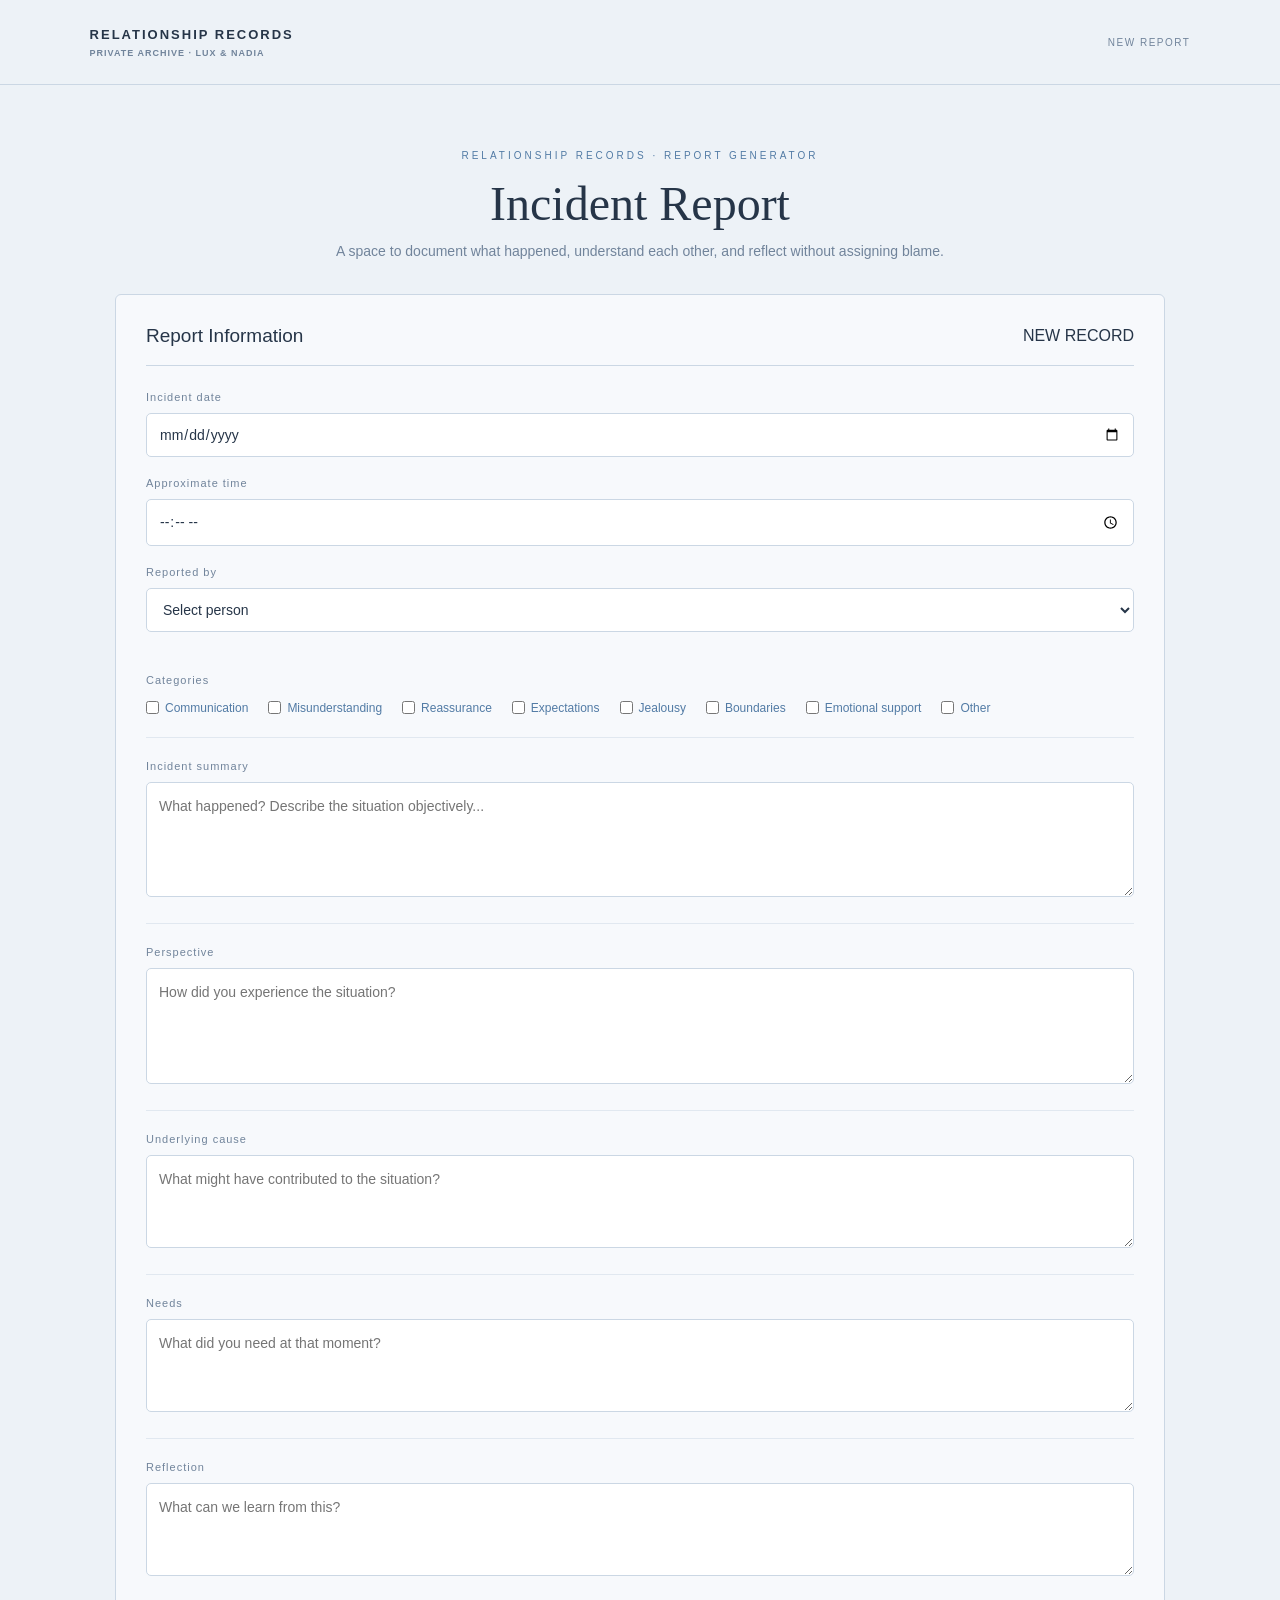
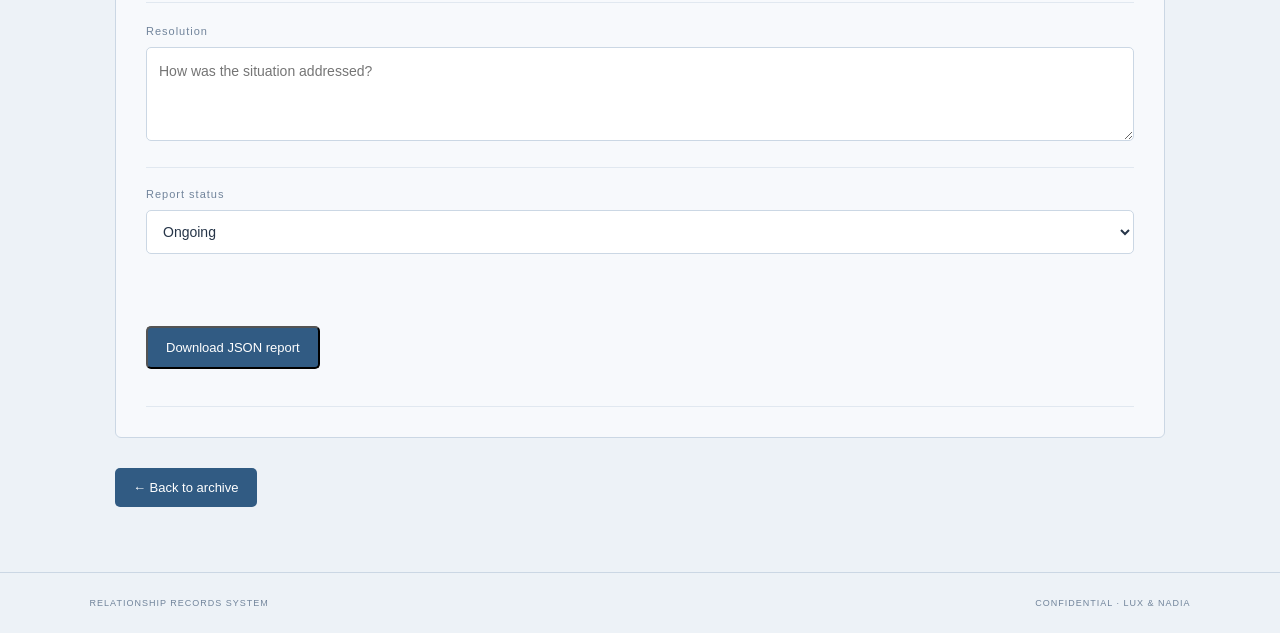
<file: report-form.html>
<!DOCTYPE html>
<html lang="en">
<head>
    <meta charset="UTF-8">
    <meta name="viewport" content="width=device-width, initial-scale=1.0">
    <title>New Incident Report | Lux & Nadia</title>
    <link rel="stylesheet" href="css/style.css">
</head>

<body>

    <header class="topbar">
        <div class="brand">
            RELATIONSHIP RECORDS
            <span>PRIVATE ARCHIVE · LUX & NADIA</span>
        </div>
        <div class="document-status">NEW REPORT</div>
    </header>

    <main class="dashboard">

        <section class="intro">
            <p class="eyebrow">RELATIONSHIP RECORDS · REPORT GENERATOR</p>
            <h1>Incident Report</h1>
            <p class="subtitle">
                A space to document what happened, understand each other,
                and reflect without assigning blame.
            </p>
        </section>

        <form id="incident-form">

            <section class="incident-details">

                <div class="detail-header">
                    <h2>Report Information</h2>
                    <span>NEW RECORD</span>
                </div>

                <div class="form-field">
                    <label for="date">Incident date</label>
                    <input type="date" id="date" required>
                </div>

                <div class="form-field">
                    <label for="time">Approximate time</label>
                    <input type="time" id="time">
                </div>

                <div class="form-field">
                    <label for="reportedBy">Reported by</label>
                    <select id="reportedBy" required>
                        <option value="">Select person</option>
                        <option value="Nadia">Nadia</option>
                        <option value="Lux">Lux</option>
                    </select>
                </div>

                <div class="detail-section">
                    <label>Categories</label>

                    <div class="form-categories">
                        <label><input type="checkbox" name="tags" value="Communication"> Communication</label>
                        <label><input type="checkbox" name="tags" value="Misunderstanding"> Misunderstanding</label>
                        <label><input type="checkbox" name="tags" value="Reassurance"> Reassurance</label>
                        <label><input type="checkbox" name="tags" value="Expectations"> Expectations</label>
                        <label><input type="checkbox" name="tags" value="Jealousy"> Jealousy</label>
                        <label><input type="checkbox" name="tags" value="Boundaries"> Boundaries</label>
                        <label><input type="checkbox" name="tags" value="Emotional support"> Emotional support</label>
                        <label><input type="checkbox" name="tags" value="Other"> Other</label>
                    </div>
                </div>

                <div class="detail-section">
                    <label for="summary">Incident summary</label>
                    <textarea id="summary" rows="4" required
                              placeholder="What happened? Describe the situation objectively..."></textarea>
                </div>

                <div class="detail-section">
                    <label for="perspective">Perspective</label>
                    <textarea id="perspective" rows="4"
                              placeholder="How did you experience the situation?"></textarea>
                </div>

                <div class="detail-section">
                    <label for="cause">Underlying cause</label>
                    <textarea id="cause" rows="3"
                              placeholder="What might have contributed to the situation?"></textarea>
                </div>

                <div class="detail-section">
                    <label for="needs">Needs</label>
                    <textarea id="needs" rows="3"
                              placeholder="What did you need at that moment?"></textarea>
                </div>

                <div class="detail-section">
                    <label for="reflection">Reflection</label>
                    <textarea id="reflection" rows="3"
                              placeholder="What can we learn from this?"></textarea>
                </div>

                <div class="detail-section">
                    <label for="resolution">Resolution</label>
                    <textarea id="resolution" rows="3"
                              placeholder="How was the situation addressed?"></textarea>
                </div>

                <div class="form-field">
                    <label for="status">Report status</label>
                    <select id="status" required>
                        <option value="Ongoing">Ongoing</option>
                        <option value="Resolved">Resolved</option>
                        <option value="Needs discussion">Needs discussion</option>
                    </select>
                </div>

                <div class="detail-section">
                    <button type="submit" class="back-button">
                        Download JSON report
                    </button>
                    <p id="form-message"></p>
                </div>

            </section>

        </form>

        <a href="reports.html" class="back-button">
            ← Back to archive
        </a>

    </main>

    <footer>
        <span>RELATIONSHIP RECORDS SYSTEM</span>
        <span>CONFIDENTIAL · LUX & NADIA</span>
    </footer>

    <script src="js/report-form.js"></script>

</body>
</html>
</file>
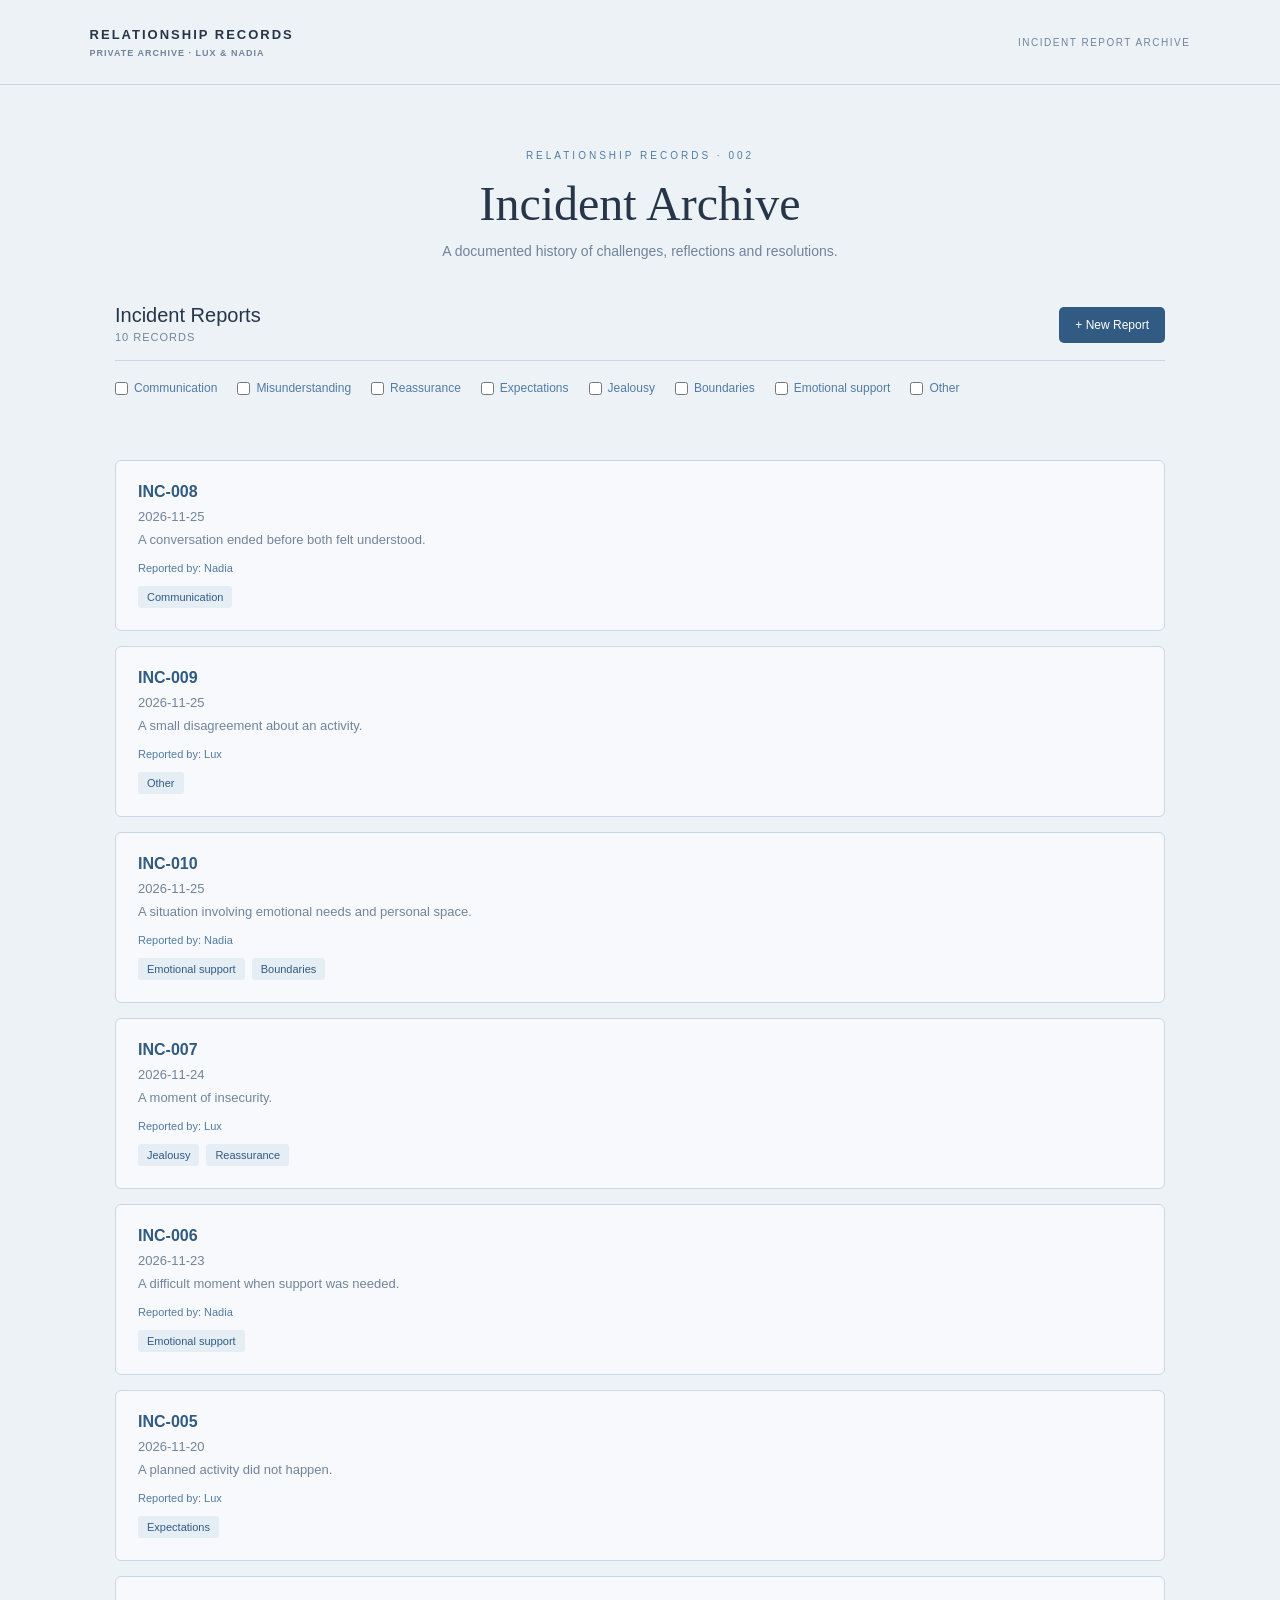
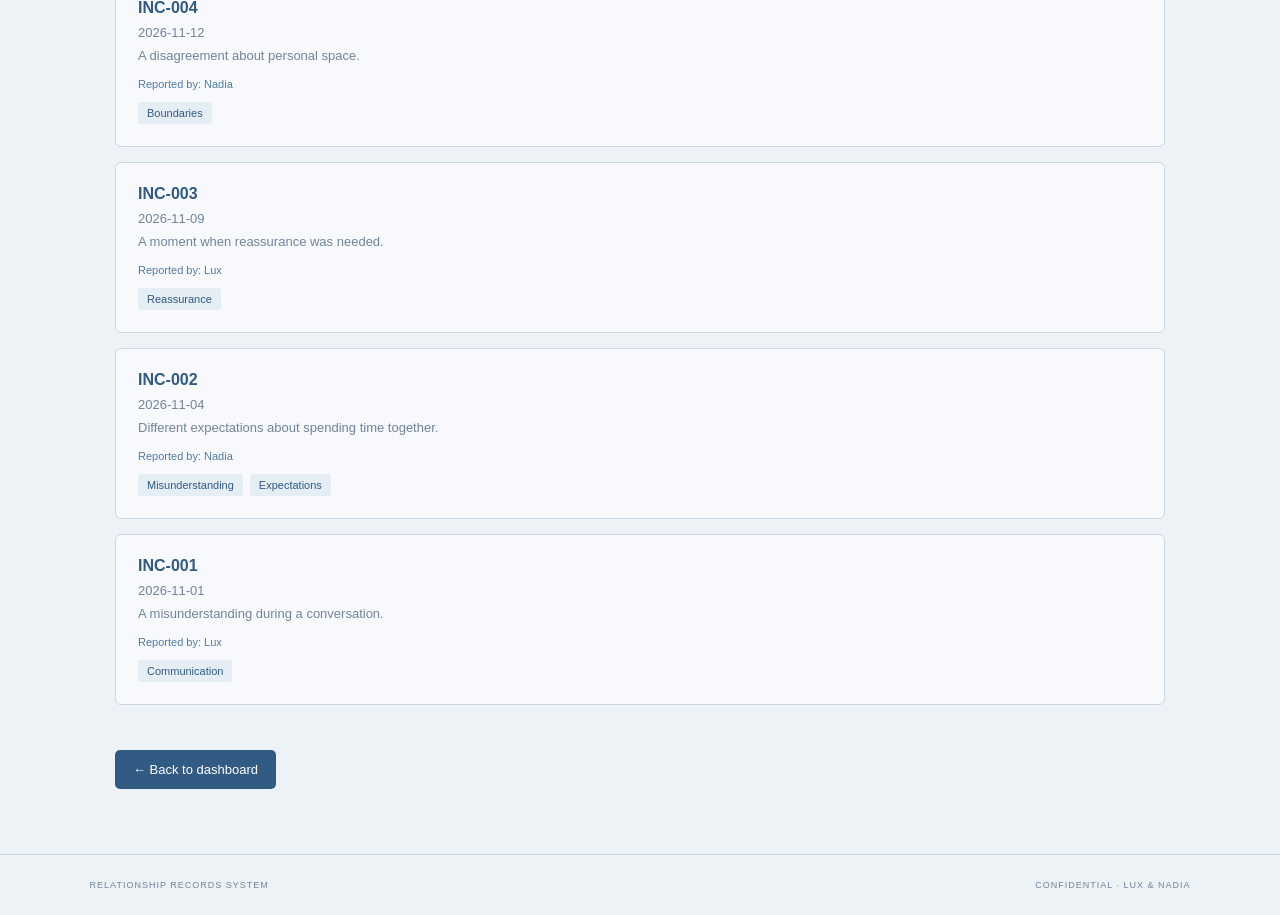
<file: report.html>
<!DOCTYPE html>
<html lang="en">
<head>
    <meta charset="UTF-8">
    <meta name="viewport" content="width=device-width, initial-scale=1.0">

    <title>Incident Report | Lux & Nadia</title>

    <link rel="stylesheet" href="css/style.css">
</head>

<body>

    <header class="topbar">
        <div class="brand">
            RELATIONSHIP RECORDS
            <span>PRIVATE ARCHIVE · LUX & NADIA</span>
        </div>

        <div class="document-status">
            INCIDENT REPORT
        </div>
    </header>

    <main class="dashboard">

        <section class="intro">
            <p class="eyebrow">RELATIONSHIP RECORDS · REPORT DETAILS</p>

            <h1 id="report-id">Incident Report</h1>

            <p class="subtitle" id="report-date">
                Loading report...
            </p>
        </section>

        <section class="incident-details">

            <div class="detail-header">
                <h2>Report Information</h2>
                <span id="report-status">STATUS</span>
            </div>

            <div class="detail-grid">

                <div class="detail-item">
                    <span>DATE</span>
                    <p id="detail-date">—</p>
                </div>

                <div class="detail-item">
                    <span>TIME</span>
                    <p id="detail-time">—</p>
                </div>

                <div class="detail-item">
                    <span>REPORTED BY</span>
                    <p id="detail-reporter">—</p>
                </div>

            </div>

            <div class="detail-section">
                <span>CATEGORIES</span>
                <div id="detail-tags" class="report-tags"></div>
            </div>

            <div class="detail-section">
                <span>INCIDENT SUMMARY</span>
                <p id="detail-summary">—</p>
            </div>

            <div class="detail-section">
                <span>PERSPECTIVE</span>
                <p id="detail-perspective">—</p>
            </div>

            <div class="detail-section">
                <span>UNDERLYING CAUSE</span>
                <p id="detail-cause">—</p>
            </div>

            <div class="detail-section">
                <span>NEEDS</span>
                <p id="detail-needs">—</p>
            </div>

            <div class="detail-section">
                <span>REFLECTION</span>
                <p id="detail-reflection">—</p>
            </div>

            <div class="detail-section">
                <span>RESOLUTION</span>
                <p id="detail-resolution">—</p>
            </div>

            <div class="detail-section">
                <span>STATUS</span>
                <p id="detail-status">—</p>
            </div>

        </section>

        <a href="reports.html" class="back-button">
            ← Back to archive
        </a>

    </main>

    <footer>
        <span>RELATIONSHIP RECORDS SYSTEM</span>
        <span>CONFIDENTIAL · LUX & NADIA</span>
    </footer>

    <script src="js/report.js"></script>

</body>
</html>
</file>
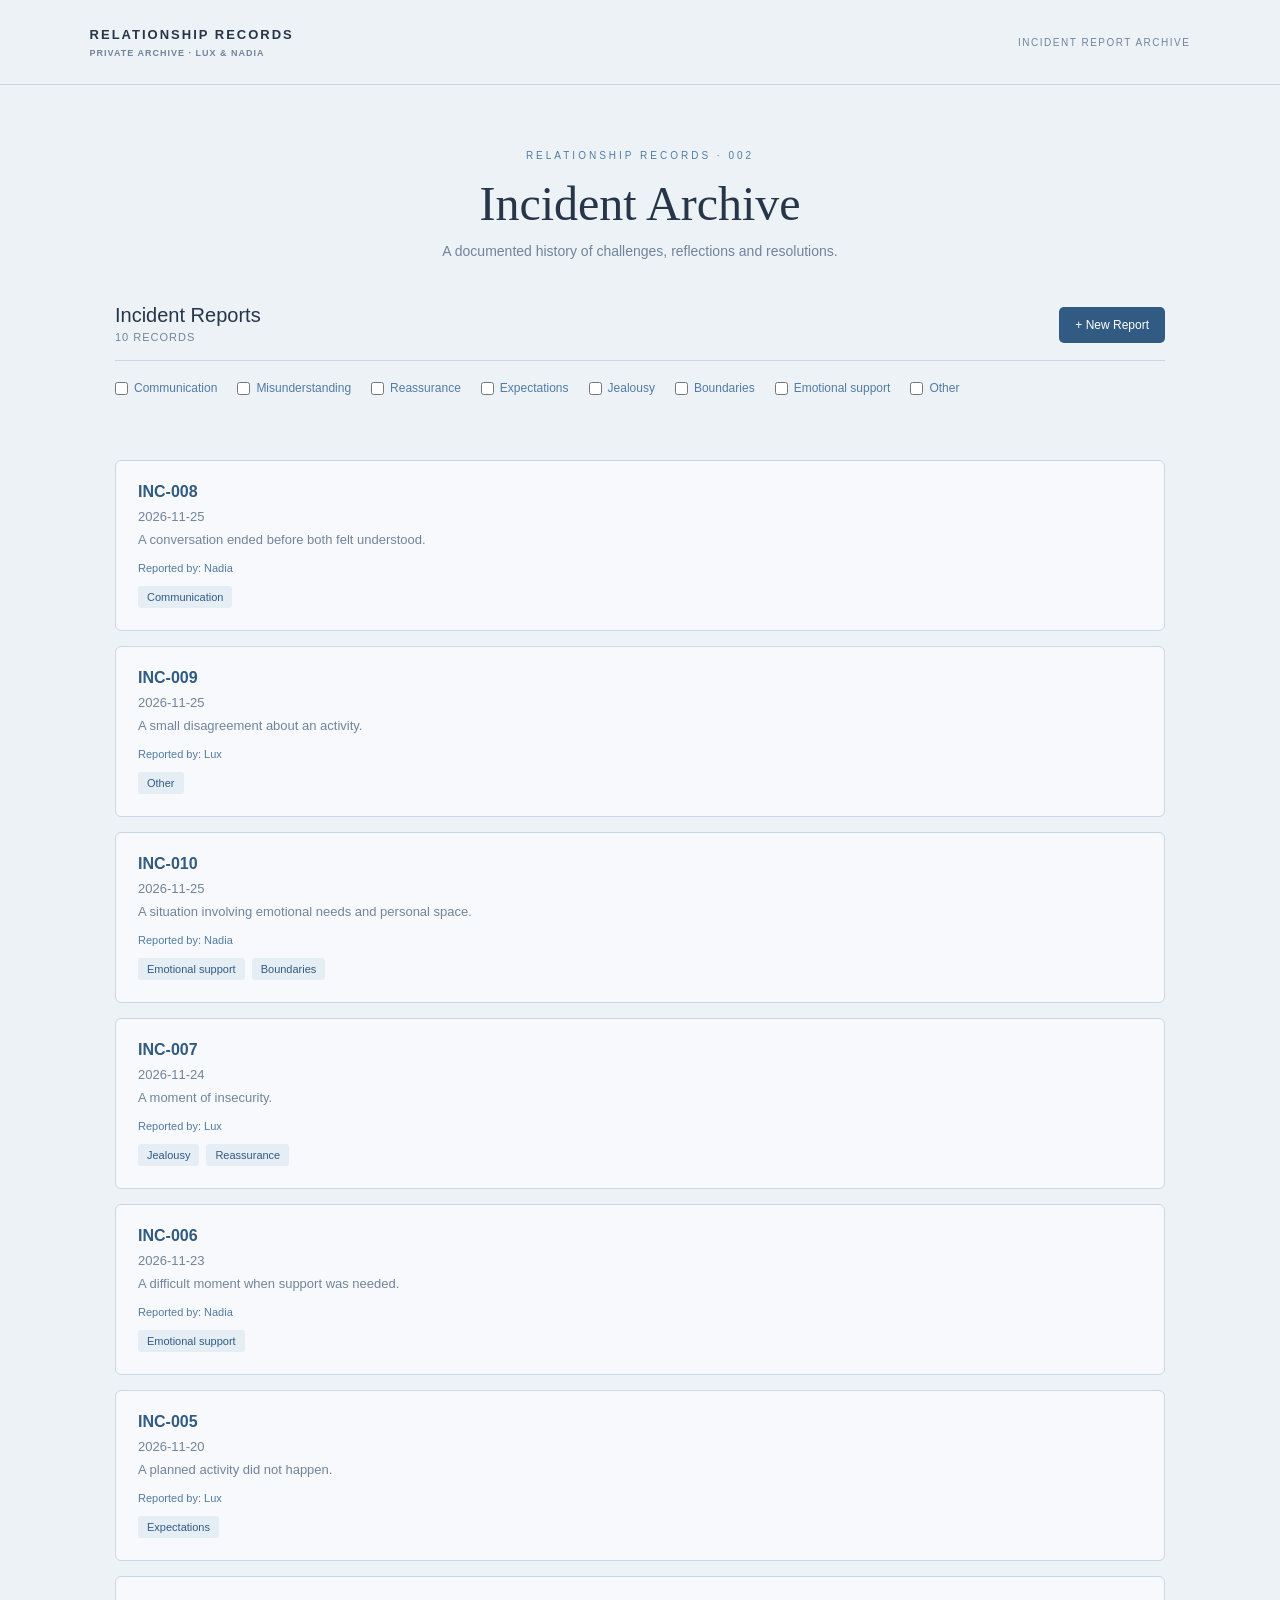
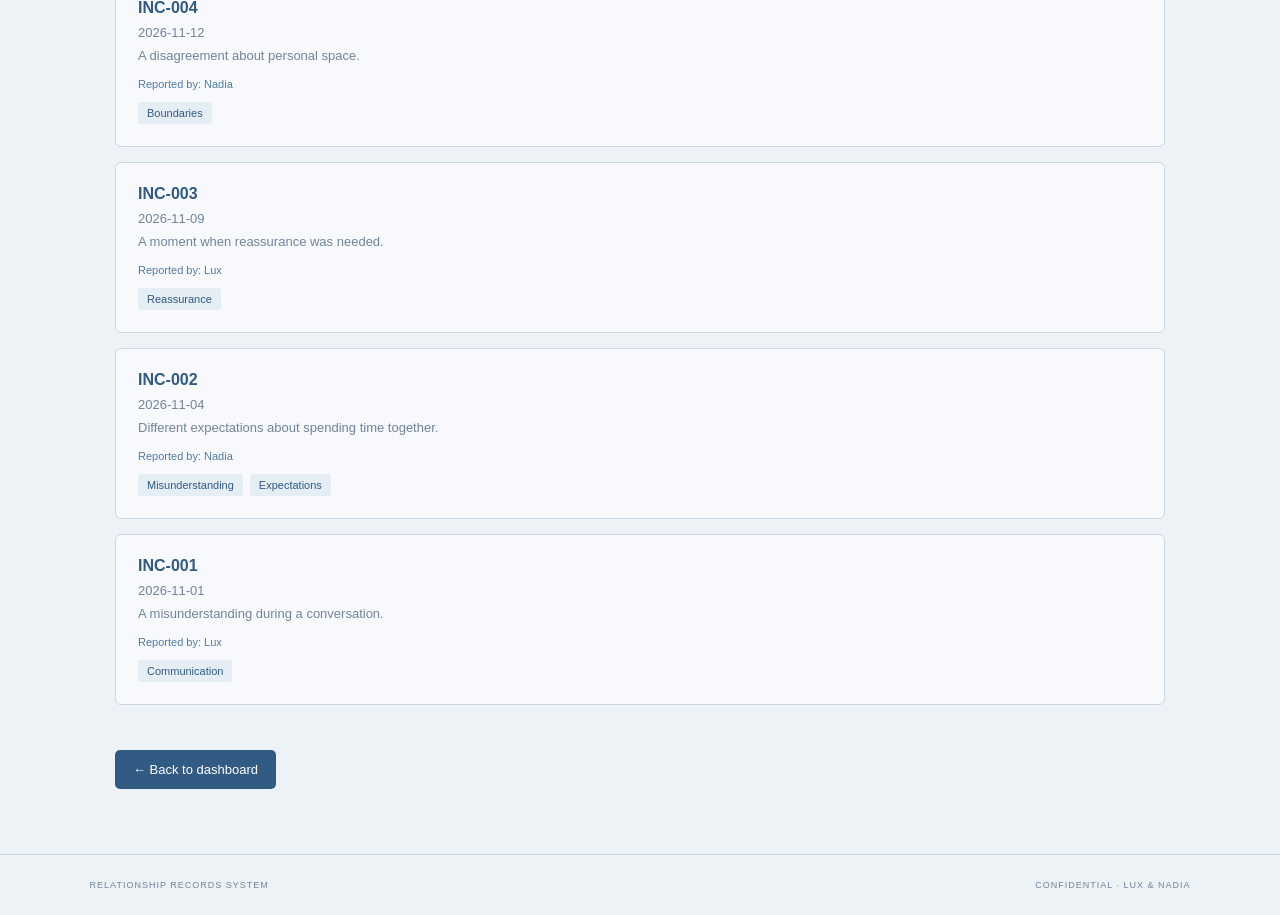
<file: reports.html>
<!DOCTYPE html>
<html lang="en">
<head>
    <meta charset="UTF-8">
    <meta name="viewport" content="width=device-width, initial-scale=1.0">

    <title>Incident Archive | Lux & Nadia</title>

    <link rel="stylesheet" href="css/style.css">
</head>

<body>

    <header class="topbar">
        <div class="brand">
            RELATIONSHIP RECORDS
            <span>PRIVATE ARCHIVE · LUX & NADIA</span>
        </div>

        <div class="document-status">
            INCIDENT REPORT ARCHIVE
        </div>
    </header>

    <main class="dashboard">

        <section class="intro">
            <p class="eyebrow">RELATIONSHIP RECORDS · 002</p>
            <h1>Incident Archive</h1>
            <p class="subtitle">
                A documented history of challenges, reflections and resolutions.
            </p>
        </section>

        <section class="archive">

            <div class="archive-header">
                <div>
                    <h2>Incident Reports</h2>
                    <span id="report-count">0 RECORDS</span>
                </div>

                <a href="report-form.html" class="new-report-button">
                    + New Report
                </a>
            </div>

            <div class="archive-controls">

                <div class="archive-controls">

                    <div id="filter-tags">

                        <label>
                            <input type="checkbox" value="Communication">
                            Communication
                        </label>

                        <label>
                            <input type="checkbox" value="Misunderstanding">
                            Misunderstanding
                        </label>

                        <label>
                            <input type="checkbox" value="Reassurance">
                            Reassurance
                        </label>

                        <label>
                            <input type="checkbox" value="Expectations">
                            Expectations
                        </label>

                        <label>
                            <input type="checkbox" value="Jealousy">
                            Jealousy
                        </label>

                        <label>
                            <input type="checkbox" value="Boundaries">
                            Boundaries
                        </label>

                        <label>
                            <input type="checkbox" value="Emotional support">
                            Emotional support
                        </label>

                        <label>
                            <input type="checkbox" value="Other">
                            Other
                        </label>

                    </div>

                </div>

            </div>

            <div id="reports-list">
                <p>Loading reports...</p>
            </div>

        </section>

        <a href="index.html" class="back-button">
            ← Back to dashboard
        </a>

    </main>

    <footer>
        <span>RELATIONSHIP RECORDS SYSTEM</span>
        <span>CONFIDENTIAL · LUX & NADIA</span>
    </footer>

    <script src="js/reports.js"></script>

</body>
</html>
</file>
<file: css/style.css>
* {
    margin: 0;
    padding: 0;
    box-sizing: border-box;
}

body {
    background: #edf2f7;
    color: #263548;
    font-family: Arial, Helvetica, sans-serif;
    min-height: 100vh;
}

.topbar {
    height: 85px;
    padding: 0 7%;
    display: flex;
    justify-content: space-between;
    align-items: center;
    border-bottom: 1px solid #cbd7e4;
}

.brand {
    font-size: 13px;
    font-weight: bold;
    letter-spacing: 2px;
}

    .brand span {
        display: block;
        font-size: 9px;
        color: #71849b;
        margin-top: 6px;
        letter-spacing: 1px;
    }

.document-status {
    font-size: 10px;
    letter-spacing: 1.5px;
    color: #71849b;
}

.dashboard {
    max-width: 1100px;
    margin: 65px auto;
    padding: 0 25px;
}

.intro {
    text-align: center;
}

.eyebrow {
    font-size: 10px;
    letter-spacing: 3px;
    color: #527ba5;
    margin-bottom: 15px;
}

h1 {
    font-family: Georgia, serif;
    font-size: clamp(32px, 5vw, 48px);
    font-weight: normal;
}

.subtitle {
    margin-top: 12px;
    color: #71849b;
    font-size: 14px;
}

.calendar-section {
    margin: 35px auto 15px;
    text-align: center;
}

#calendar-container {
    width: 100%;
    height: 380px;
    max-width: 650px;
    margin: auto;
    position: relative;
}

.model-caption {
    font-size: 9px;
    letter-spacing: 2px;
    color: #71849b;
    margin-top: 5px;
}

.statistics {
    display: flex;
    justify-content: center;
    gap: 20px;
    margin-top: 40px;
    flex-wrap: wrap;
}

.stat-card {
    border: 1px solid #cbd7e4;
    padding: 22px 30px;
    min-width: 230px;
    background: #f7f9fc;
}

.stat-label {
    display: block;
    font-size: 9px;
    letter-spacing: 1.5px;
    color: #71849b;
}

.stat-value {
    display: block;
    margin-top: 12px;
    font-family: Georgia, serif;
    font-size: 27px;
    color: #263f5b;
}

.report-button {
    position: fixed;
    right: 40px;
    bottom: 90px;
    width: 52px;
    height: 52px;
    background: #315b83;
    color: #f7f9fc;
    border-radius: 50%;
    display: flex;
    justify-content: center;
    align-items: center;
    text-decoration: none;
    font-size: 24px;
    transition: background 0.2s;
}

    .report-button:hover {
        background: #527ba5;
    }

footer {
    border-top: 1px solid #cbd7e4;
    padding: 25px 7%;
    display: flex;
    justify-content: space-between;
    color: #71849b;
    font-size: 9px;
    letter-spacing: 1px;
}

@media (max-width: 600px) {
    .document-status {
        display: none;
    }

    .dashboard {
        margin-top: 45px;
    }

    #calendar-container {
        height: 300px;
    }

    footer {
        gap: 12px;
        flex-direction: column;
        text-align: center;
    }
}

/* ==========================================
   INCIDENT ARCHIVE
========================================== */

.archive {
    margin-top: 45px;
}

.archive-header {
    display: flex;
    justify-content: space-between;
    align-items: center;
    border-bottom: 1px solid #cbd7e4;
    padding-bottom: 15px;
    margin-bottom: 20px;
}

    .archive-header h2 {
        font-size: 20px;
        font-weight: 500;
    }

#report-count {
    font-size: 11px;
    letter-spacing: 1px;
    color: #71849b;
}

.archive-controls {
    display: flex;
    gap: 12px;
    margin-bottom: 25px;
}

    .archive-controls input,
    .archive-controls select {
        background: #f7f9fc;
        border: 1px solid #cbd7e4;
        border-radius: 5px;
        padding: 12px;
        color: #263548;
        font-family: inherit;
        font-size: 13px;
    }

    .archive-controls input {
        flex: 1;
        min-width: 0;
    }

    .archive-controls select {
        max-width: 200px;
    }

.report-card {
    background: #f7f9fc;
    border: 1px solid #cbd7e4;
    border-radius: 6px;
    padding: 22px;
    margin-bottom: 15px;
}

    .report-card h3 {
        color: #315b83;
        font-size: 16px;
        margin-bottom: 8px;
    }

    .report-card p {
        color: #71849b;
        font-size: 13px;
        margin: 8px 0;
    }

    .report-card > span {
        display: block;
        font-size: 11px;
        color: #527ba5;
        margin-top: 15px;
    }

.report-tags {
    display: flex;
    flex-wrap: wrap;
    gap: 7px;
    margin-top: 12px;
}

    .report-tags span {
        background: #e5edf5;
        color: #315b83;
        padding: 5px 9px;
        border-radius: 3px;
        font-size: 11px;
    }

.back-button {
    display: inline-block;
    margin-top: 30px;
    padding: 12px 18px;
    background: #315b83;
    color: white;
    text-decoration: none;
    border-radius: 5px;
    font-size: 13px;
}

    .back-button:hover {
        background: #527ba5;
    }

@media (max-width: 600px) {
    .archive-controls {
        flex-direction: column;
    }

        .archive-controls select {
            max-width: none;
        }
}

/* CATEGORY FILTERS */

#filter-tags {
    display: flex;
    flex-wrap: wrap;
    align-items: center;
    gap: 12px 20px;
    margin-bottom: 15px;
}

    #filter-tags label {
        display: flex;
        align-items: center;
        gap: 6px;
        color: #527ba5;
        font-size: 12px;
        cursor: pointer;
    }

    #filter-tags input {
        accent-color: #315b83;
        cursor: pointer;
    }

.report-card {
    transition: border-color 0.2s, transform 0.2s;
}

    .report-card:hover {
        border-color: #527ba5;
        transform: translateY(-2px);
    }




/* INCIDENT DETAIL PAGE */

.incident-details {
    margin-top: 35px;
    background: #f7f9fc;
    border: 1px solid #cbd7e4;
    border-radius: 6px;
    padding: 30px;
}

.detail-header {
    display: flex;
    justify-content: space-between;
    align-items: center;
    border-bottom: 1px solid #cbd7e4;
    padding-bottom: 18px;
    margin-bottom: 25px;
}

    .detail-header h2 {
        font-size: 19px;
        font-weight: 500;
    }

#report-status {
    font-size: 11px;
    color: #527ba5;
    letter-spacing: 1px;
}

.detail-grid {
    display: grid;
    grid-template-columns: repeat(3, 1fr);
    gap: 20px;
    padding-bottom: 25px;
    border-bottom: 1px solid #cbd7e4;
}

.detail-item span,
.detail-section > span {
    font-size: 10px;
    letter-spacing: 1.5px;
    color: #71849b;
}

.detail-item p {
    margin-top: 8px;
    color: #263f5b;
    font-size: 14px;
}

.detail-section {
    padding: 22px 0;
    border-bottom: 1px solid #e1e8f0;
}

    .detail-section p {
        margin-top: 10px;
        color: #263548;
        font-size: 14px;
        line-height: 1.7;
    }

@media (max-width: 600px) {
    .incident-details {
        padding: 18px;
    }

    .detail-grid {
        grid-template-columns: 1fr;
    }
}

/* REPORT GENERATOR */

#incident-form {
    margin-top: 35px;
}

.form-field {
    margin: 20px 0;
}

    .form-field > label,
    .detail-section > label {
        display: block;
        color: #71849b;
        font-size: 11px;
        letter-spacing: 1px;
        margin-bottom: 10px;
    }

    .form-field input,
    .form-field select,
    .detail-section textarea {
        width: 100%;
        box-sizing: border-box;
        background: #ffffff;
        border: 1px solid #cbd7e4;
        border-radius: 5px;
        padding: 12px;
        color: #263548;
        font-family: inherit;
        font-size: 14px;
    }

.detail-section textarea {
    resize: vertical;
    line-height: 1.6;
}

    .form-field input:focus,
    .form-field select:focus,
    .detail-section textarea:focus {
        outline: none;
        border-color: #527ba5;
    }

.form-categories {
    display: flex;
    flex-wrap: wrap;
    gap: 12px 20px;
    margin-top: 15px;
}

    .form-categories label {
        display: flex;
        align-items: center;
        gap: 6px;
        color: #527ba5;
        font-size: 12px;
        cursor: pointer;
    }

    .form-categories input {
        accent-color: #315b83;
    }

#form-message {
    color: #527ba5;
    font-size: 13px;
    margin-top: 15px;
}
/* OPEN DATE AND TIME PICKERS */

.form-field input[type="date"],
.form-field input[type="time"] {
    cursor: pointer;
}
/* NEW REPORT BUTTON */

.new-report-button {
    display: inline-block;
    padding: 11px 16px;
    background: #315b83;
    color: white;
    text-decoration: none;
    border-radius: 5px;
    font-size: 12px;
    transition: background 0.2s;
}

    .new-report-button:hover {
        background: #527ba5;
    }

@media (max-width: 600px) {
    .archive-header {
        align-items: flex-start;
        gap: 15px;
        flex-wrap: wrap;
    }
}
</file>
